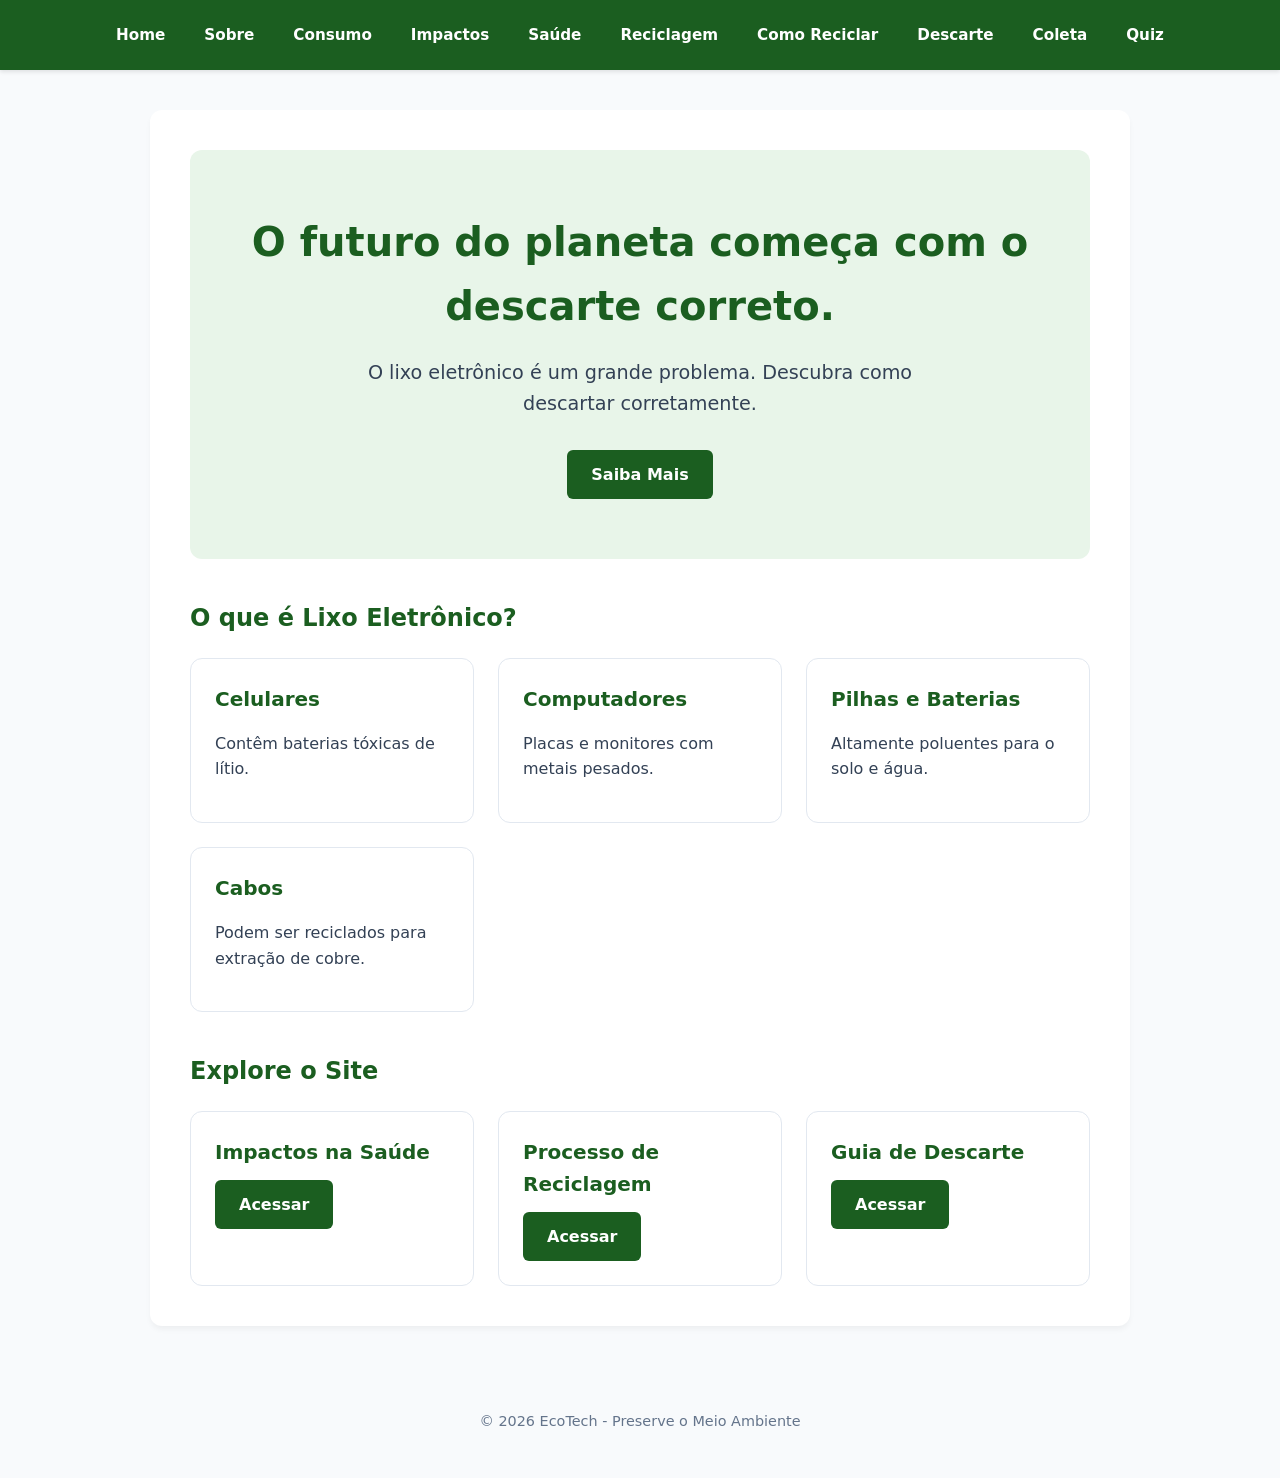
<file: index.html>
<!DOCTYPE html>
<html lang="pt-BR">
<head>
    <meta charset="UTF-8">
    <meta name="viewport" content="width=device-width, initial-scale=1.0">
    <title>EcoTech - Lixo Eletrônico</title>
    <link rel="stylesheet" href="style.css">
</head>
<body>
    <header>
        <nav class="main-nav">
            <a href="index.html">Home</a>
            <a href="about.html">Sobre</a>
            <a href="pagina-gh.html">Consumo</a>
            <a href="impactos.html">Impactos</a>
            <a href="impactos-saude.html">Saúde</a>
            <a href="pagina4.html">Reciclagem</a>
            <a href="reciclagem.html">Como Reciclar</a>
            <a href="aluno5-descarte.html">Descarte</a>
            <a href="coleta.html">Coleta</a>
            <a href="quiz.html">Quiz</a>
        </nav>
    </header>

    <main class="container">
        <section class="hero">
            <h1>O futuro do planeta começa com o descarte correto.</h1>
            <p>O lixo eletrônico é um grande problema. Descubra como descartar corretamente.</p>
            <a href="about.html" class="btn">Saiba Mais</a>
        </section>

        <h2>O que é Lixo Eletrônico?</h2>
        <div class="grid">
            <div class="card">
                <h3>Celulares</h3>
                <p>Contêm baterias tóxicas de lítio.</p>
            </div>
            <div class="card">
                <h3>Computadores</h3>
                <p>Placas e monitores com metais pesados.</p>
            </div>
            <div class="card">
                <h3>Pilhas e Baterias</h3>
                <p>Altamente poluentes para o solo e água.</p>
            </div>
            <div class="card">
                <h3>Cabos</h3>
                <p>Podem ser reciclados para extração de cobre.</p>
            </div>
        </div>

        <h2 style="margin-top: 40px;">Explore o Site</h2>
        <div class="grid">
            <div class="card">
                <h3>Impactos na Saúde</h3>
                <a href="impactos-saude.html" class="btn">Acessar</a>
            </div>
            <div class="card">
                <h3>Processo de Reciclagem</h3>
                <a href="pagina4.html" class="btn">Acessar</a>
            </div>
            <div class="card">
                <h3>Guia de Descarte</h3>
                <a href="aluno5-descarte.html" class="btn">Acessar</a>
            </div>
        </div>
    </main>

    <footer>
        <p>&copy; 2026 EcoTech - Preserve o Meio Ambiente</p>
    </footer>
</body>
</html>
</file>
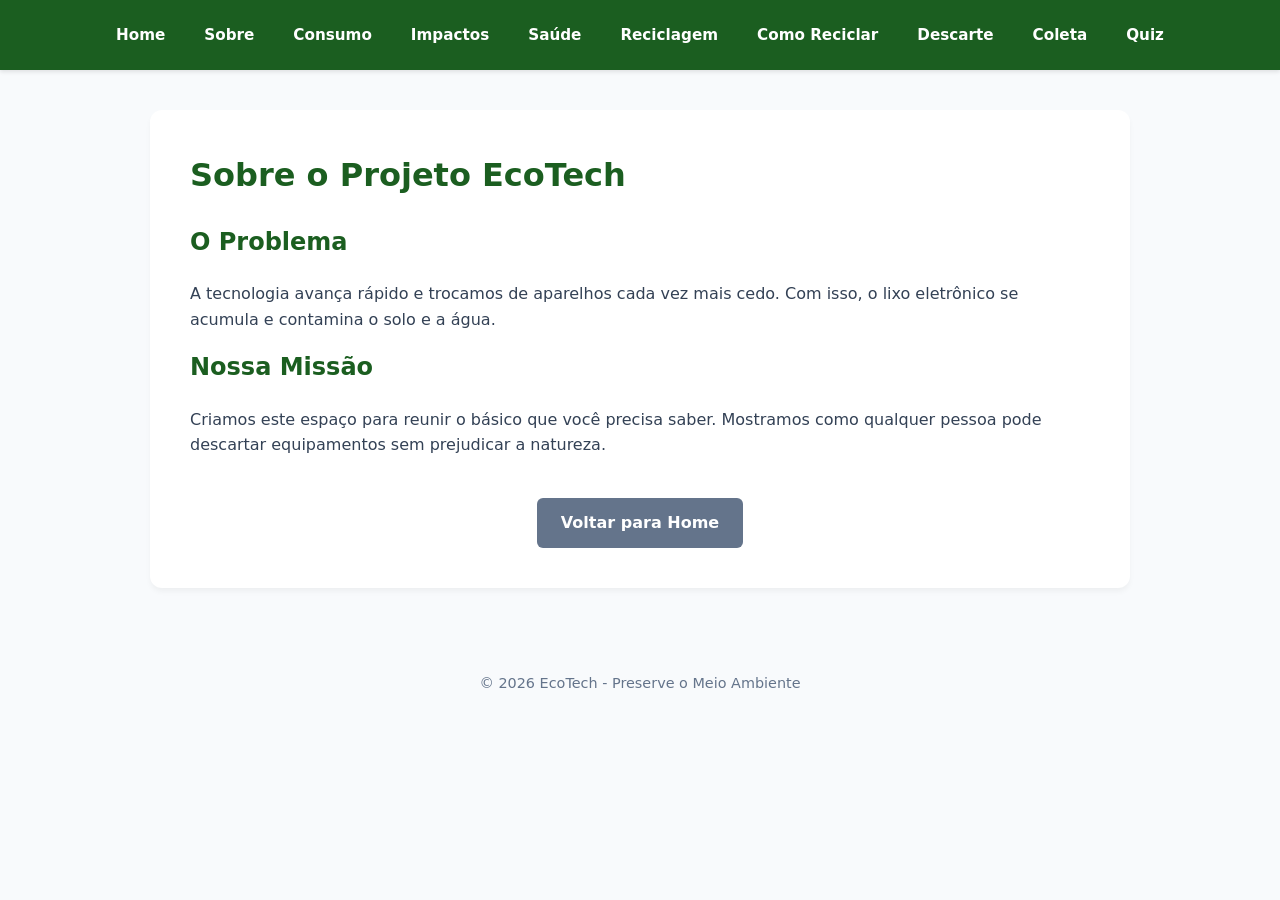
<file: about.html>
<!DOCTYPE html>
<html lang="pt-BR">
<head>
    <meta charset="UTF-8">
    <meta name="viewport" content="width=device-width, initial-scale=1.0">
    <title>Sobre - EcoTech</title>
    <link rel="stylesheet" href="style.css">
</head>
<body>
    <header>
        <nav class="main-nav">
            <a href="index.html">Home</a>
            <a href="about.html">Sobre</a>
            <a href="pagina-gh.html">Consumo</a>
            <a href="impactos.html">Impactos</a>
            <a href="impactos-saude.html">Saúde</a>
            <a href="pagina4.html">Reciclagem</a>
            <a href="reciclagem.html">Como Reciclar</a>
            <a href="aluno5-descarte.html">Descarte</a>
            <a href="coleta.html">Coleta</a>
            <a href="quiz.html">Quiz</a>
        </nav>
    </header>

    <main class="container">
        <h1>Sobre o Projeto EcoTech</h1>
        
        <h2>O Problema</h2>
        <p>A tecnologia avança rápido e trocamos de aparelhos cada vez mais cedo. Com isso, o lixo eletrônico se acumula e contamina o solo e a água.</p>
        
        <h2>Nossa Missão</h2>
        <p>Criamos este espaço para reunir o básico que você precisa saber. Mostramos como qualquer pessoa pode descartar equipamentos sem prejudicar a natureza.</p>

        <div class="center-action">
            <a href="index.html" class="btn btn-secondary">Voltar para Home</a>
        </div>
    </main>

    <footer>
        <p>&copy; 2026 EcoTech - Preserve o Meio Ambiente</p>
    </footer>
</body>
</html>
</file>
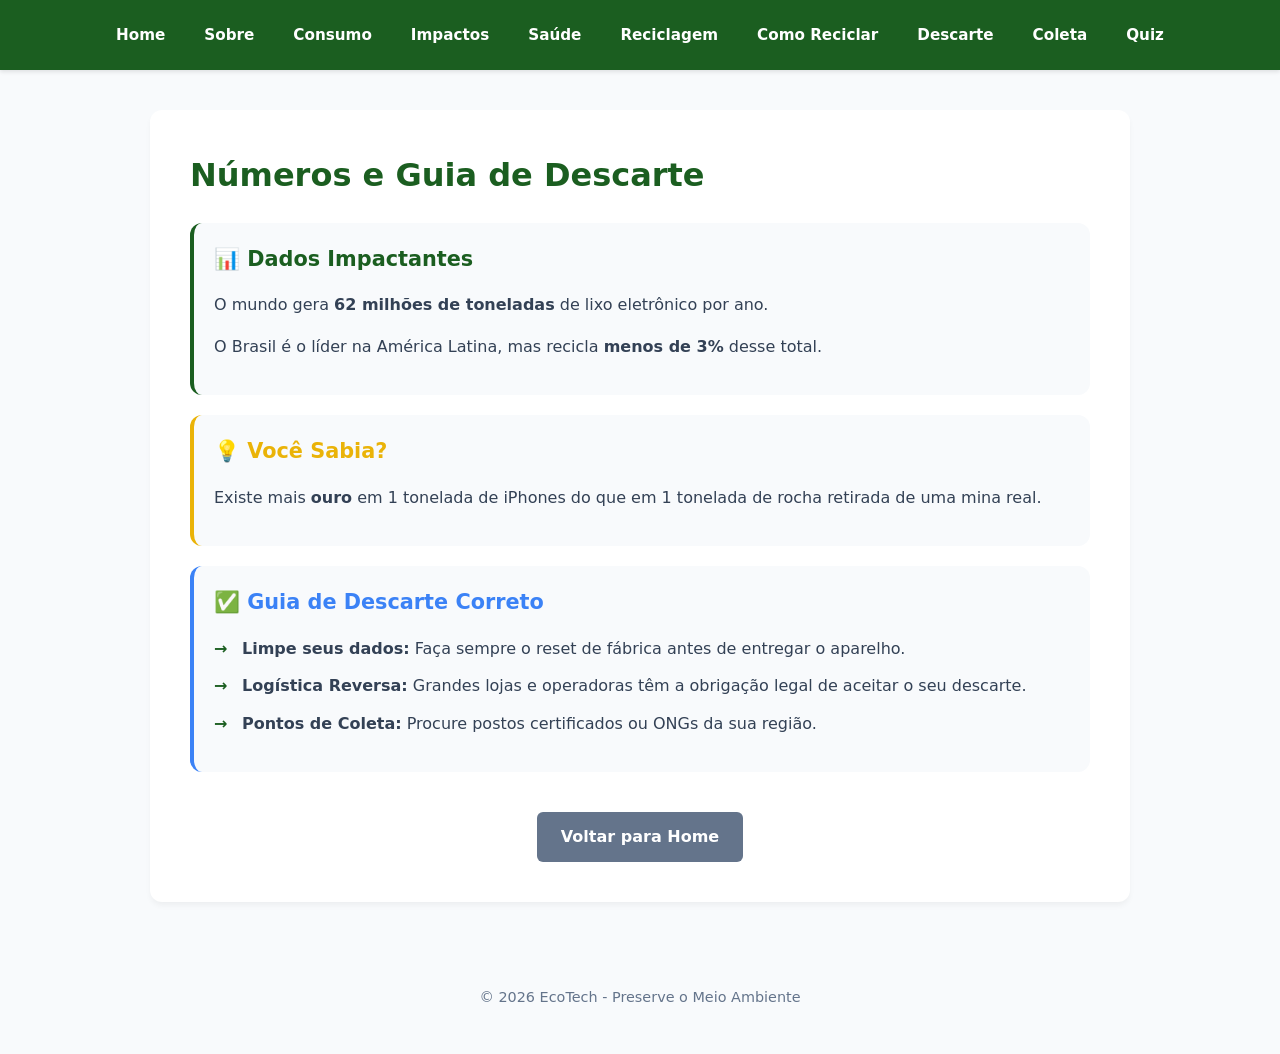
<file: aluno5-descarte.html>
<!DOCTYPE html>
<html lang="pt-BR">
<head>
    <meta charset="UTF-8">
    <meta name="viewport" content="width=device-width, initial-scale=1.0">
    <title>Guia de Descarte - EcoTech</title>
    <link rel="stylesheet" href="style.css">
</head>
<body>
    <header>
        <nav class="main-nav">
            <a href="index.html">Home</a>
            <a href="about.html">Sobre</a>
            <a href="pagina-gh.html">Consumo</a>
            <a href="impactos.html">Impactos</a>
            <a href="impactos-saude.html">Saúde</a>
            <a href="pagina4.html">Reciclagem</a>
            <a href="reciclagem.html">Como Reciclar</a>
            <a href="aluno5-descarte.html">Descarte</a>
            <a href="coleta.html">Coleta</a>
            <a href="quiz.html">Quiz</a>
        </nav>
    </header>

    <main class="container">
        <h1>Números e Guia de Descarte</h1>
        
        <div class="interactive-card">
            <h2>📊 Dados Impactantes</h2>
            <div class="content">
                <p>O mundo gera <strong>62 milhões de toneladas</strong> de lixo eletrônico por ano.</p>
                <p>O Brasil é o líder na América Latina, mas recicla <strong>menos de 3%</strong> desse total.</p>
            </div>
        </div>

        <div class="interactive-card" style="border-left-color: #eab308;">
            <h2 style="color: #eab308;">💡 Você Sabia?</h2>
            <div class="content">
                <p>Existe mais <strong>ouro</strong> em 1 tonelada de iPhones do que em 1 tonelada de rocha retirada de uma mina real.</p>
            </div>
        </div>

        <div class="interactive-card" style="border-left-color: #3b82f6;">
            <h2 style="color: #3b82f6;">✅ Guia de Descarte Correto</h2>
            <div class="content">
                <ul class="styled-list">
                    <li><strong>Limpe seus dados:</strong> Faça sempre o reset de fábrica antes de entregar o aparelho.</li>
                    <li><strong>Logística Reversa:</strong> Grandes lojas e operadoras têm a obrigação legal de aceitar o seu descarte.</li>
                    <li><strong>Pontos de Coleta:</strong> Procure postos certificados ou ONGs da sua região.</li>
                </ul>
            </div>
        </div>

        <div class="center-action">
            <a href="index.html" class="btn btn-secondary">Voltar para Home</a>
        </div>
    </main>

    <footer>
        <p>&copy; 2026 EcoTech - Preserve o Meio Ambiente</p>
    </footer>
</body>
</html>
</file>
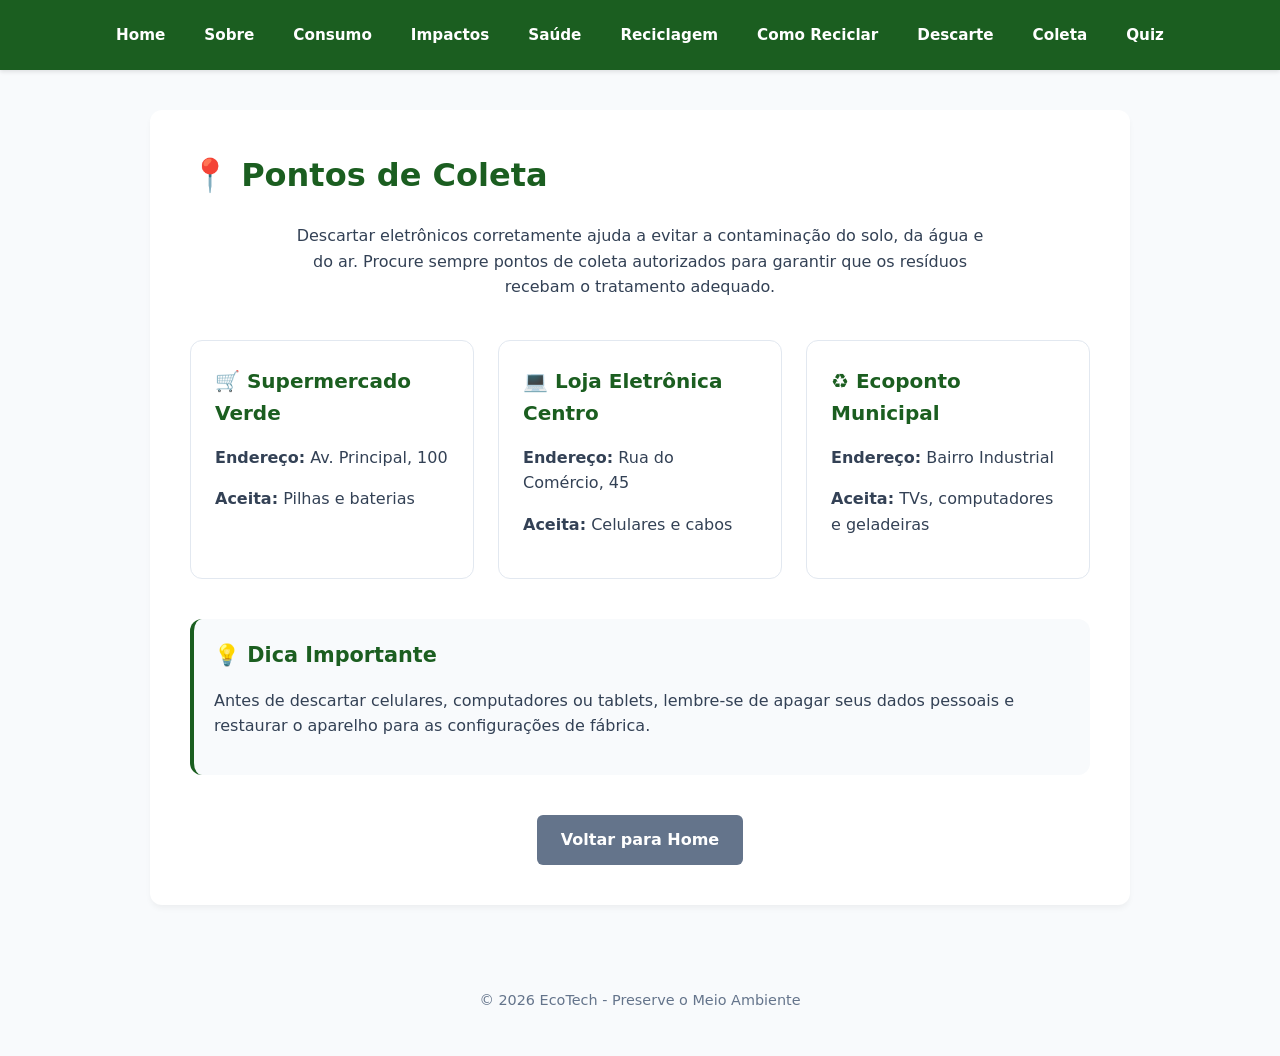
<file: coleta.html>
<!DOCTYPE html>
<html lang="pt-BR">
<head>
    <meta charset="UTF-8">
    <meta name="viewport" content="width=device-width, initial-scale=1.0">
    <title>Coleta - EcoTech</title>
    <link rel="stylesheet" href="style.css">
</head>
<body>

    <header>
        <nav class="main-nav">
            <a href="index.html">Home</a>
            <a href="about.html">Sobre</a>
            <a href="pagina-gh.html">Consumo</a>
            <a href="impactos.html">Impactos</a>
            <a href="impactos-saude.html">Saúde</a>
            <a href="pagina4.html">Reciclagem</a>
            <a href="reciclagem.html">Como Reciclar</a>
            <a href="aluno5-descarte.html">Descarte</a>
            <a href="coleta.html">Coleta</a>
            <a href="quiz.html">Quiz</a>
        </nav>
    </header>

    <main class="container">

        <h1>📍 Pontos de Coleta</h1>

        <p style="text-align: center; max-width: 700px; margin: auto; margin-bottom: 40px;">
            Descartar eletrônicos corretamente ajuda a evitar a contaminação do solo,
            da água e do ar. Procure sempre pontos de coleta autorizados para garantir
            que os resíduos recebam o tratamento adequado.
        </p>

        <div class="grid">

            <div class="card">
                <h3>🛒 Supermercado Verde</h3>
                <p><strong>Endereço:</strong> Av. Principal, 100</p>
                <p><strong>Aceita:</strong> Pilhas e baterias</p>
            </div>

            <div class="card">
                <h3>💻 Loja Eletrônica Centro</h3>
                <p><strong>Endereço:</strong> Rua do Comércio, 45</p>
                <p><strong>Aceita:</strong> Celulares e cabos</p>
            </div>

            <div class="card">
                <h3>♻️ Ecoponto Municipal</h3>
                <p><strong>Endereço:</strong> Bairro Industrial</p>
                <p><strong>Aceita:</strong> TVs, computadores e geladeiras</p>
            </div>

        </div>

        <div class="interactive-card" style="margin-top: 40px;">
            <h2>💡 Dica Importante</h2>

            <div class="content">
                <p>
                    Antes de descartar celulares, computadores ou tablets,
                    lembre-se de apagar seus dados pessoais e restaurar o aparelho
                    para as configurações de fábrica.
                </p>
            </div>
        </div>

        <div class="center-action">
            <a href="index.html" class="btn btn-secondary">
                Voltar para Home
            </a>
        </div>

    </main>

    <footer>
        <p>&copy; 2026 EcoTech - Preserve o Meio Ambiente</p>
    </footer>

</body>
</html>
</file>
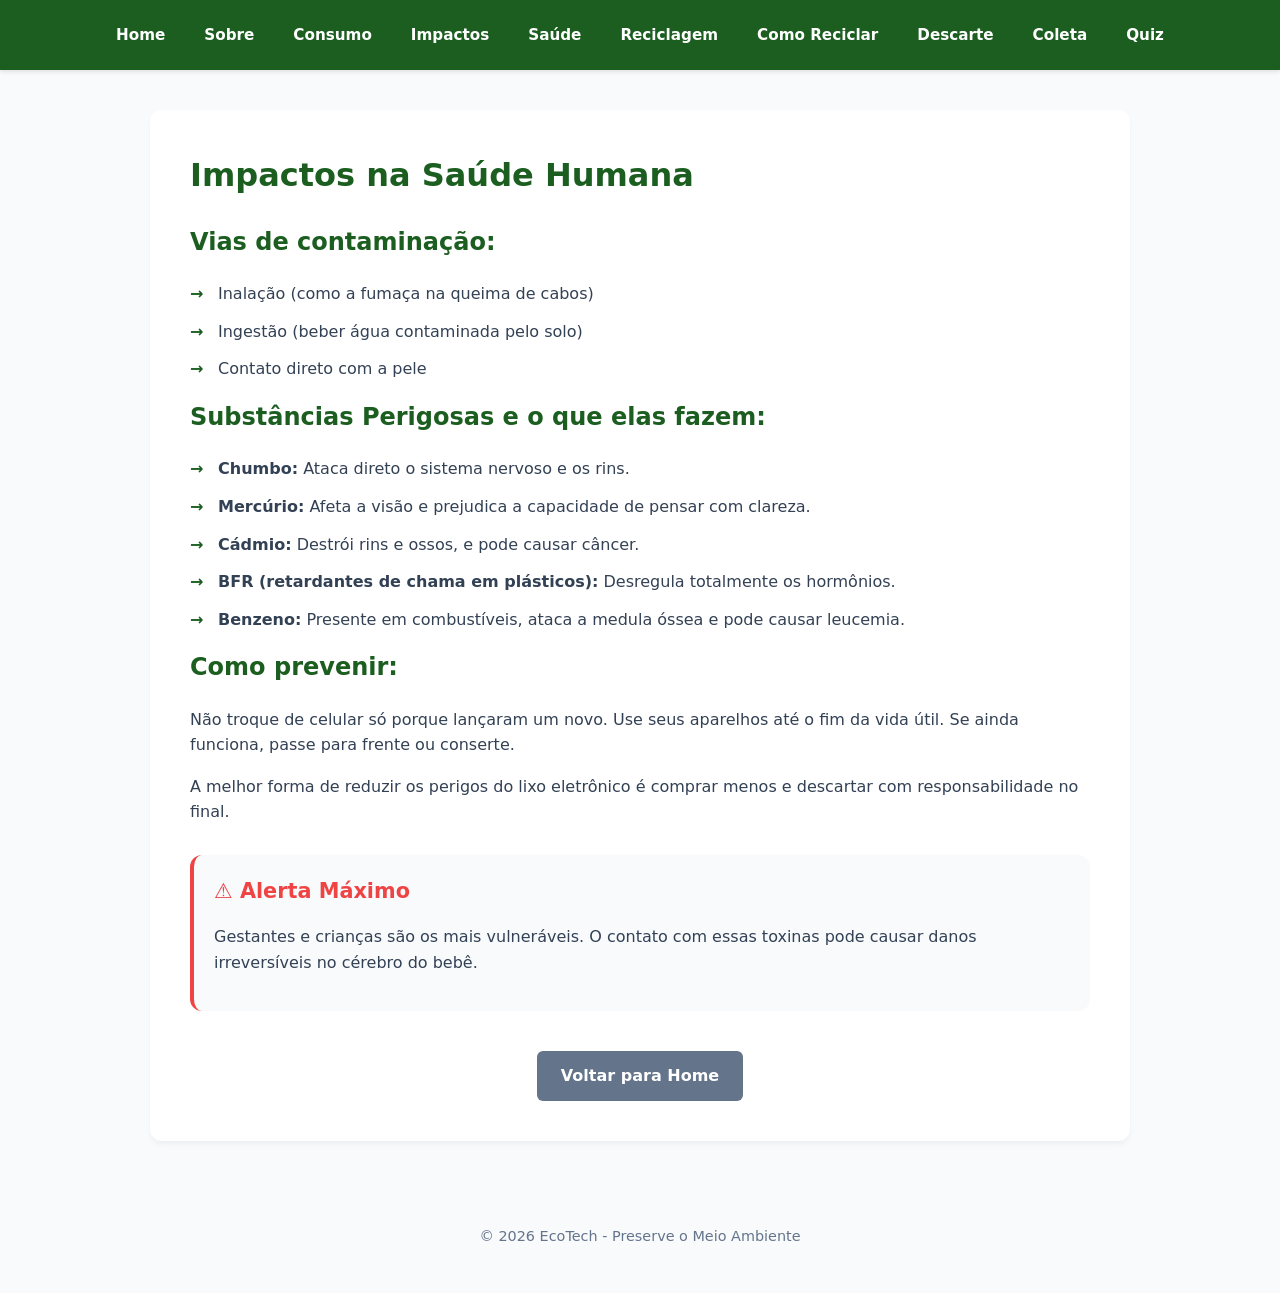
<file: impactos-saude.html>
<!DOCTYPE html>
<html lang="pt-BR">
<head>
    <meta charset="UTF-8">
    <meta name="viewport" content="width=device-width, initial-scale=1.0">
    <title>Impactos na Saúde Humana - EcoTech</title>
    <link rel="stylesheet" href="style.css">
</head>
<body>
    <header>
        <nav class="main-nav">
            <a href="index.html">Home</a>
            <a href="about.html">Sobre</a>
            <a href="pagina-gh.html">Consumo</a>
            <a href="impactos.html">Impactos</a>
            <a href="impactos-saude.html">Saúde</a>
            <a href="pagina4.html">Reciclagem</a>
            <a href="reciclagem.html">Como Reciclar</a>
            <a href="aluno5-descarte.html">Descarte</a>
            <a href="coleta.html">Coleta</a>
            <a href="quiz.html">Quiz</a>
        </nav>
    </header>

    <main class="container">
        <h1>Impactos na Saúde Humana</h1>

        <h2>Vias de contaminação:</h2>
        <ul class="styled-list">
            <li>Inalação (como a fumaça na queima de cabos)</li>
            <li>Ingestão (beber água contaminada pelo solo)</li>
            <li>Contato direto com a pele</li>
        </ul>

        <h2>Substâncias Perigosas e o que elas fazem:</h2>
        <ul class="styled-list">
            <li><strong>Chumbo:</strong> Ataca direto o sistema nervoso e os rins.</li>
            <li><strong>Mercúrio:</strong> Afeta a visão e prejudica a capacidade de pensar com clareza.</li>
            <li><strong>Cádmio:</strong> Destrói rins e ossos, e pode causar câncer.</li>
            <li><strong>BFR (retardantes de chama em plásticos):</strong> Desregula totalmente os hormônios.</li>
            <li><strong>Benzeno:</strong> Presente em combustíveis, ataca a medula óssea e pode causar leucemia.</li>
        </ul>

        <h2>Como prevenir:</h2>
        <p>Não troque de celular só porque lançaram um novo. Use seus aparelhos até o fim da vida útil. Se ainda funciona, passe para frente ou conserte.</p>
        <p>A melhor forma de reduzir os perigos do lixo eletrônico é comprar menos e descartar com responsabilidade no final.</p>

        <div class="interactive-card danger" style="margin-top: 30px;">
            <h2 class="danger-text">⚠️ Alerta Máximo</h2>
            <p>Gestantes e crianças são os mais vulneráveis. O contato com essas toxinas pode causar danos irreversíveis no cérebro do bebê.</p>
        </div>

        <div class="center-action">
            <a href="index.html" class="btn btn-secondary">Voltar para Home</a>
        </div>
    </main>

    <footer>
        <p>&copy; 2026 EcoTech - Preserve o Meio Ambiente</p>
    </footer>
</body>
</html>
</file>
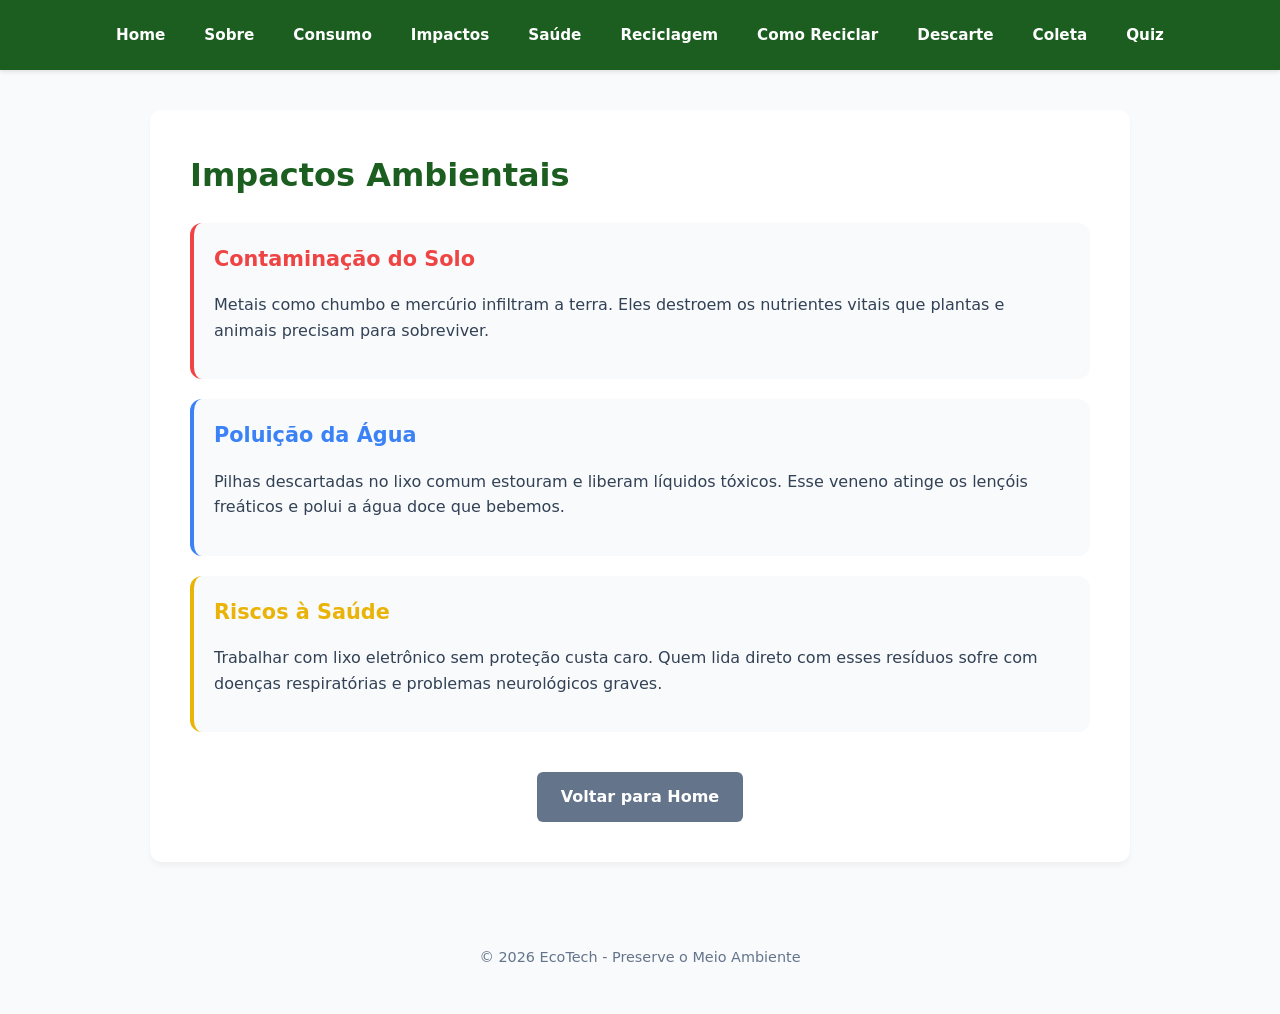
<file: impactos.html>
<!DOCTYPE html>
<html lang="pt-BR">
<head>
    <meta charset="UTF-8">
    <meta name="viewport" content="width=device-width, initial-scale=1.0">
    <title>Impactos Ambientais - EcoTech</title>
    <link rel="stylesheet" href="style.css">
</head>
<body>
    <header>
        <nav class="main-nav">
            <a href="index.html">Home</a>
            <a href="about.html">Sobre</a>
            <a href="pagina-gh.html">Consumo</a>
            <a href="impactos.html">Impactos</a>
            <a href="impactos-saude.html">Saúde</a>
            <a href="pagina4.html">Reciclagem</a>
            <a href="reciclagem.html">Como Reciclar</a>
            <a href="aluno5-descarte.html">Descarte</a>
            <a href="coleta.html">Coleta</a>
            <a href="quiz.html">Quiz</a>
        </nav>
    </header>

    <main class="container">
        <h1>Impactos Ambientais</h1>
        
        <div class="interactive-card danger">
            <h2 class="danger-text">Contaminação do Solo</h2>
            <p>Metais como chumbo e mercúrio infiltram a terra. Eles destroem os nutrientes vitais que plantas e animais precisam para sobreviver.</p>
        </div>

        <div class="interactive-card" style="border-left-color: #3b82f6;">
            <h2 style="color: #3b82f6;">Poluição da Água</h2>
            <p>Pilhas descartadas no lixo comum estouram e liberam líquidos tóxicos. Esse veneno atinge os lençóis freáticos e polui a água doce que bebemos.</p>
        </div>

        <div class="interactive-card" style="border-left-color: #eab308;">
            <h2 style="color: #eab308;">Riscos à Saúde</h2>
            <p>Trabalhar com lixo eletrônico sem proteção custa caro. Quem lida direto com esses resíduos sofre com doenças respiratórias e problemas neurológicos graves.</p>
        </div>

        <div class="center-action">
            <a href="index.html" class="btn btn-secondary">Voltar para Home</a>
        </div>
    </main>

    <footer>
        <p>&copy; 2026 EcoTech - Preserve o Meio Ambiente</p>
    </footer>
</body>
</html>
</file>
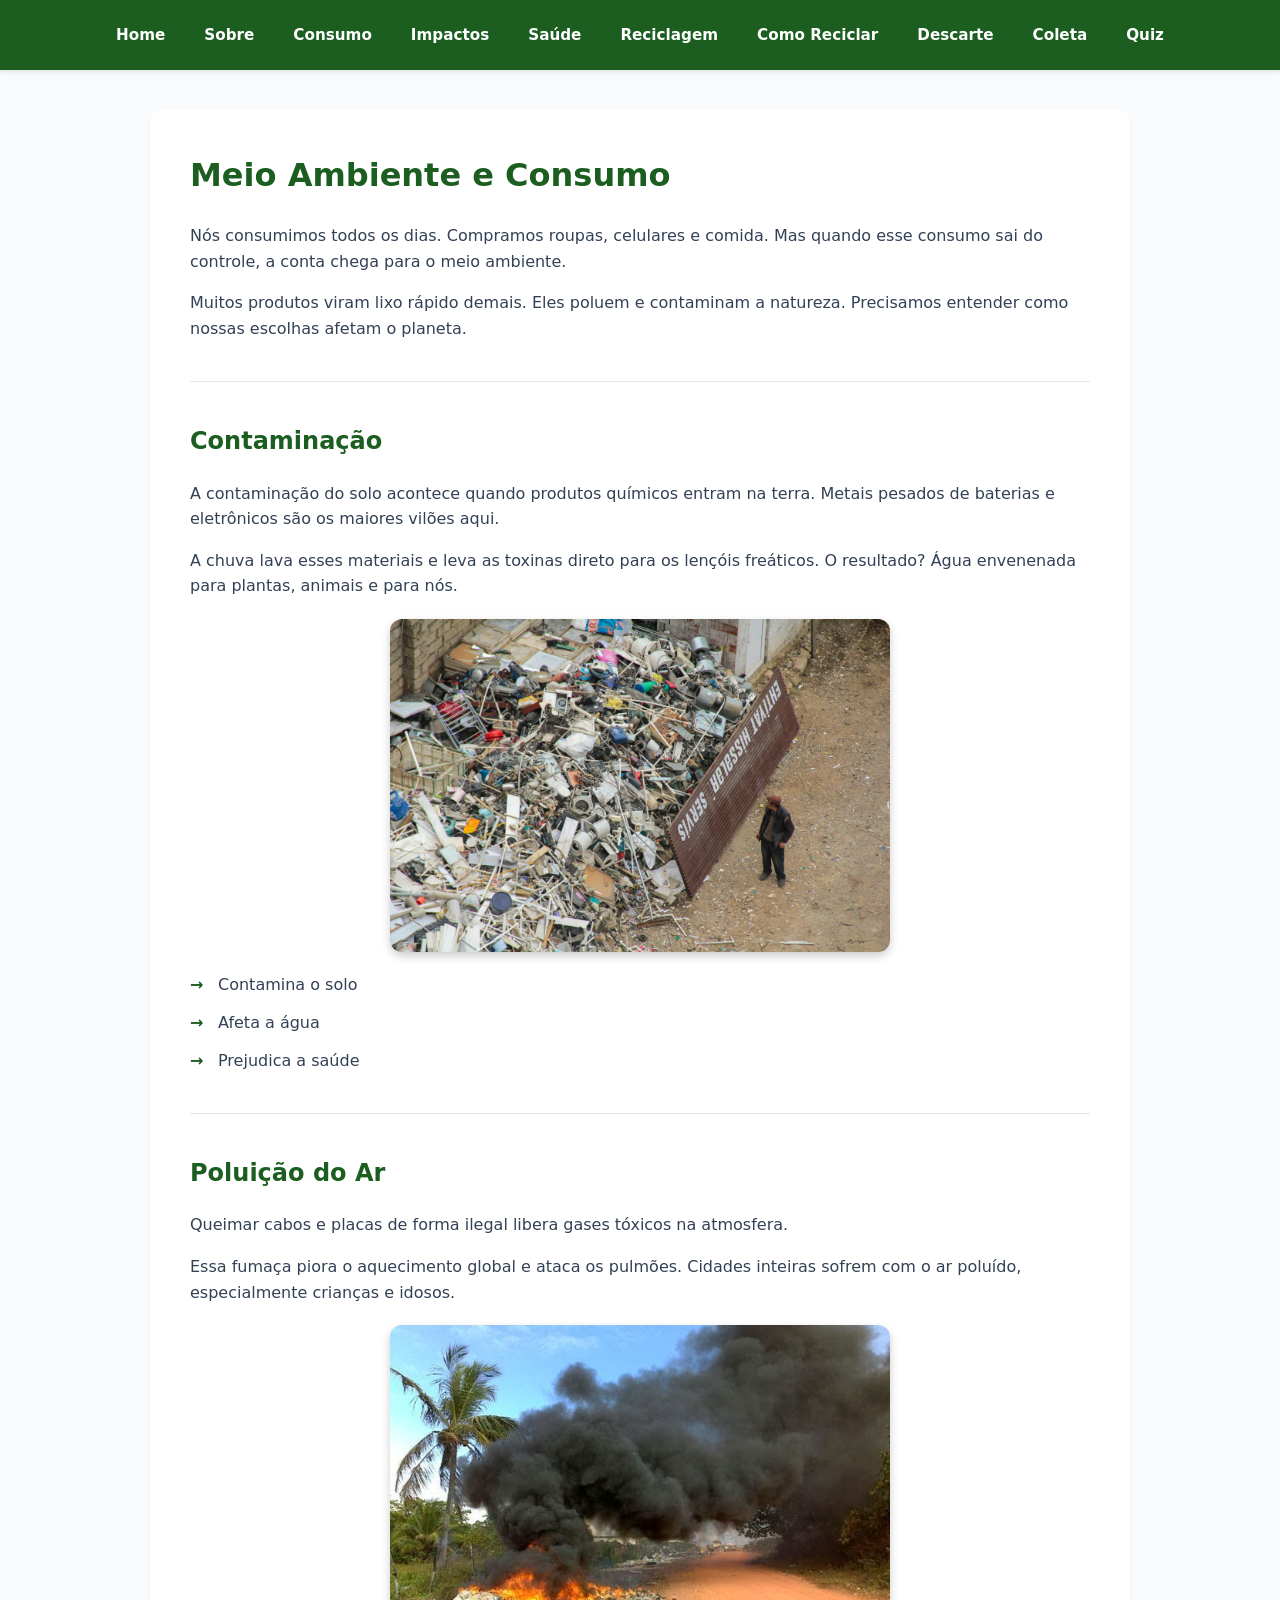
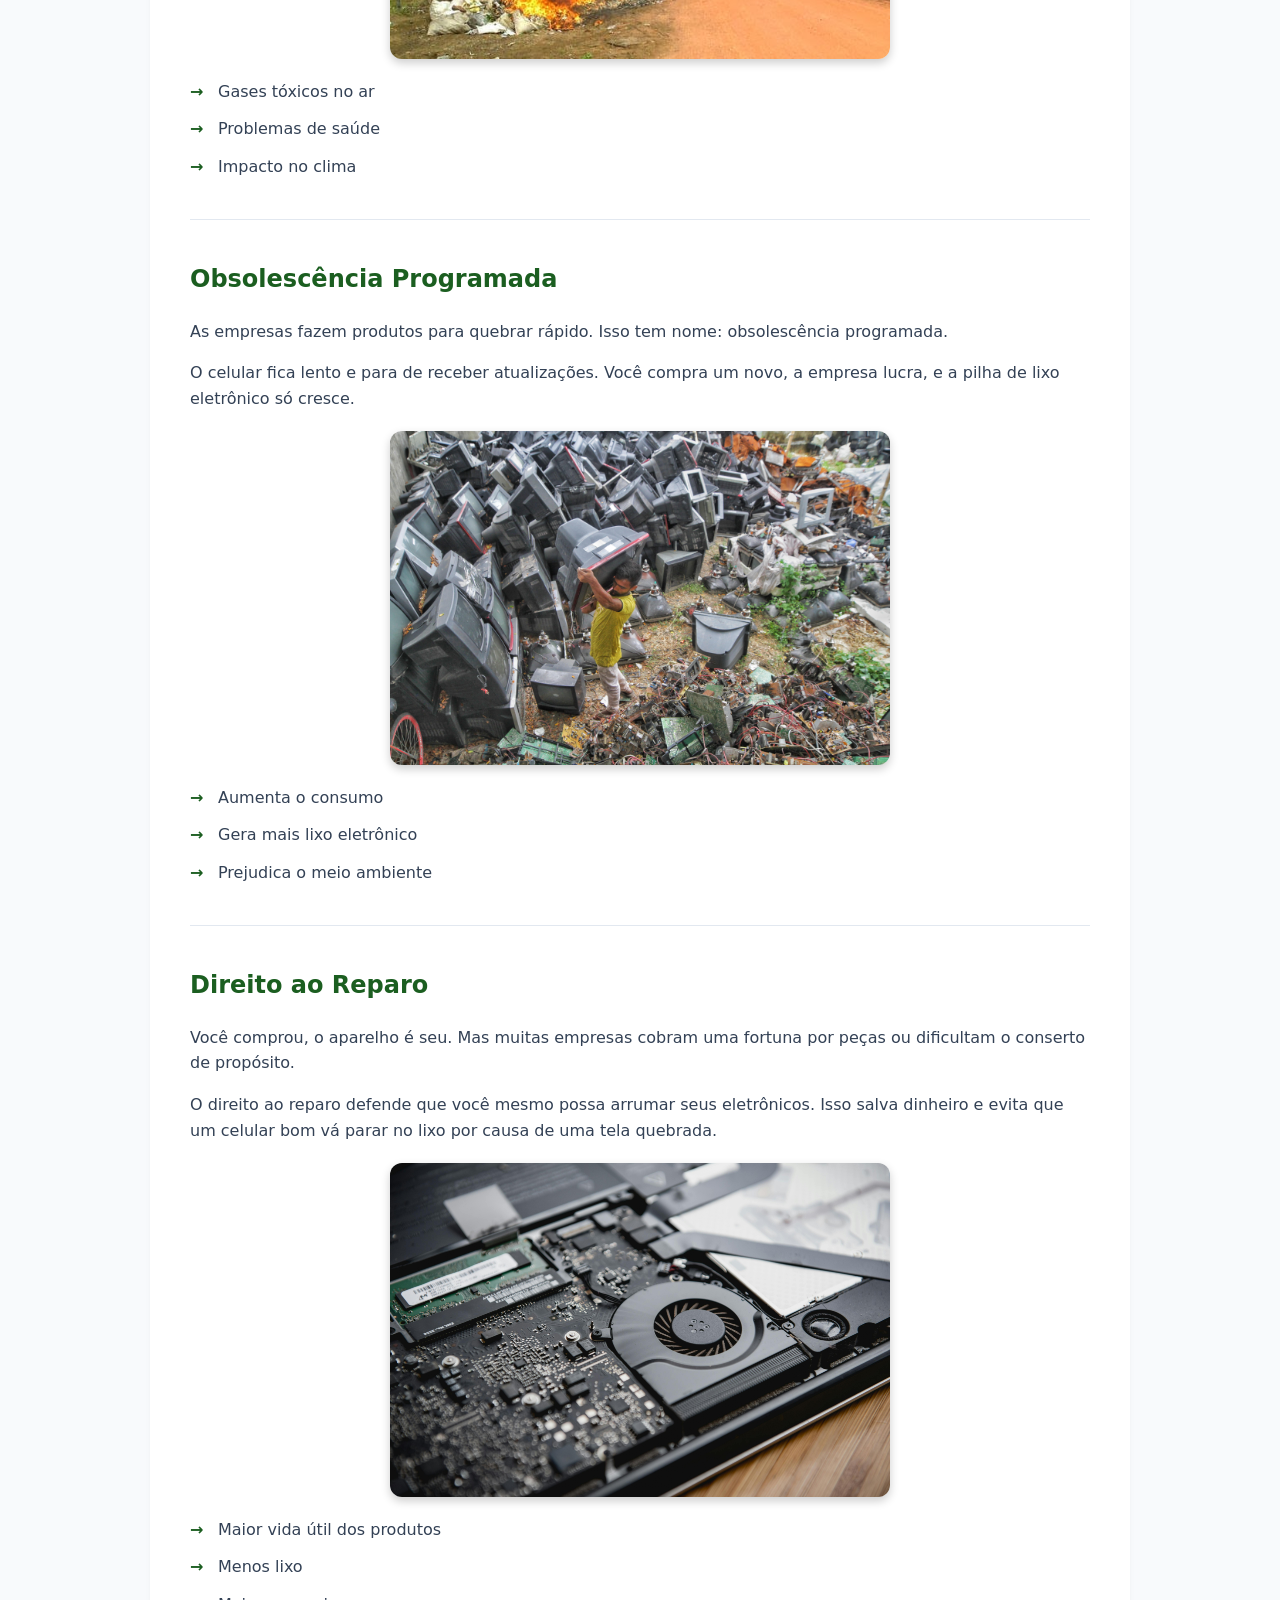
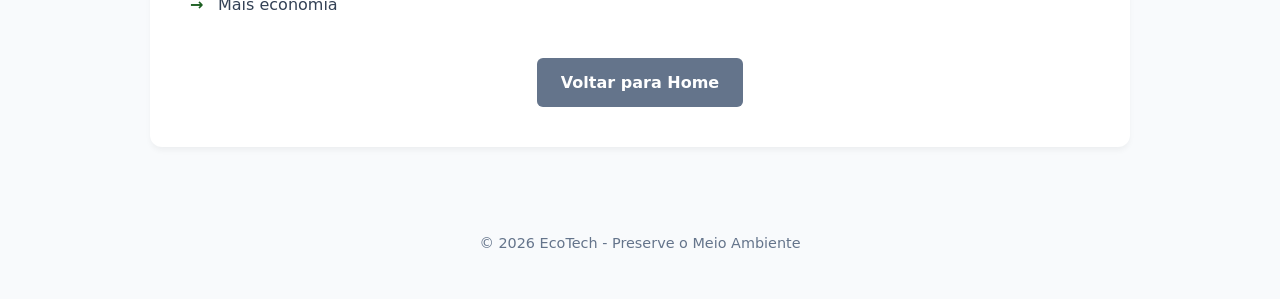
<file: pagina-gh.html>
<!DOCTYPE html>
<html lang="pt-BR">
<head>
    <meta charset="UTF-8">
    <meta name="viewport" content="width=device-width, initial-scale=1.0">
    <title>Consumo - EcoTech</title>

    <link rel="stylesheet" href="style.css">

    <style>
        .section-image {
            width: 100%;
            max-width: 500px;
            height: auto;
            display: block;
            margin: 20px auto;
            border-radius: 12px;
            box-shadow: 0 4px 10px rgba(0,0,0,0.2);
        }

        hr {
            border: 0;
            border-top: 1px solid var(--border-color);
            margin: 40px 0;
        }
    </style>
</head>

<body>

    <header>
        <nav class="main-nav">
            <a href="index.html">Home</a>
            <a href="about.html">Sobre</a>
            <a href="pagina-gh.html">Consumo</a>
            <a href="impactos.html">Impactos</a>
            <a href="impactos-saude.html">Saúde</a>
            <a href="pagina4.html">Reciclagem</a>
            <a href="reciclagem.html">Como Reciclar</a>
            <a href="aluno5-descarte.html">Descarte</a>
            <a href="coleta.html">Coleta</a>
            <a href="quiz.html">Quiz</a>
        </nav>
    </header>

    <main class="container">

        <h1>Meio Ambiente e Consumo</h1>

        <p>
            Nós consumimos todos os dias. Compramos roupas, celulares e comida.
            Mas quando esse consumo sai do controle, a conta chega para o meio ambiente.
        </p>

        <p>
            Muitos produtos viram lixo rápido demais.
            Eles poluem e contaminam a natureza.
            Precisamos entender como nossas escolhas afetam o planeta.
        </p>

        <hr>

        <h2>Contaminação</h2>

        <p>
            A contaminação do solo acontece quando produtos químicos entram na terra.
            Metais pesados de baterias e eletrônicos são os maiores vilões aqui.
        </p>

        <p>
            A chuva lava esses materiais e leva as toxinas direto para os lençóis freáticos.
            O resultado? Água envenenada para plantas, animais e para nós.
        </p>

        <img src="contaminacao.jpg" alt="Contaminação ambiental" class="section-image">

        <ul class="styled-list">
            <li>Contamina o solo</li>
            <li>Afeta a água</li>
            <li>Prejudica a saúde</li>
        </ul>

        <hr>

        <h2>Poluição do Ar</h2>

        <p>
            Queimar cabos e placas de forma ilegal libera gases tóxicos na atmosfera.
        </p>

        <p>
            Essa fumaça piora o aquecimento global e ataca os pulmões.
            Cidades inteiras sofrem com o ar poluído, especialmente crianças e idosos.
        </p>

        <img src="poluicao.ar.jfif" alt="Poluição do ar" class="section-image">

        <ul class="styled-list">
            <li>Gases tóxicos no ar</li>
            <li>Problemas de saúde</li>
            <li>Impacto no clima</li>
        </ul>

        <hr>

        <h2>Obsolescência Programada</h2>

        <p>
            As empresas fazem produtos para quebrar rápido.
            Isso tem nome: obsolescência programada.
        </p>

        <p>
            O celular fica lento e para de receber atualizações.
            Você compra um novo, a empresa lucra,
            e a pilha de lixo eletrônico só cresce.
        </p>

        <img src="obsolescencia.jpg" alt="Obsolescência programada" class="section-image">

        <ul class="styled-list">
            <li>Aumenta o consumo</li>
            <li>Gera mais lixo eletrônico</li>
            <li>Prejudica o meio ambiente</li>
        </ul>

        <hr>

        <h2>Direito ao Reparo</h2>

        <p>
            Você comprou, o aparelho é seu.
            Mas muitas empresas cobram uma fortuna por peças
            ou dificultam o conserto de propósito.
        </p>

        <p>
            O direito ao reparo defende que você mesmo possa arrumar seus eletrônicos.
            Isso salva dinheiro e evita que um celular bom vá parar no lixo
            por causa de uma tela quebrada.
        </p>

        <img src="reparo.jpg" alt="Direito ao reparo" class="section-image">

        <ul class="styled-list">
            <li>Maior vida útil dos produtos</li>
            <li>Menos lixo</li>
            <li>Mais economia</li>
        </ul>

        <div class="center-action">
            <a href="index.html" class="btn btn-secondary">Voltar para Home</a>
        </div>

    </main>

    <footer>
        <p>&copy; 2026 EcoTech - Preserve o Meio Ambiente</p>
    </footer>

</body>
</html>
</file>
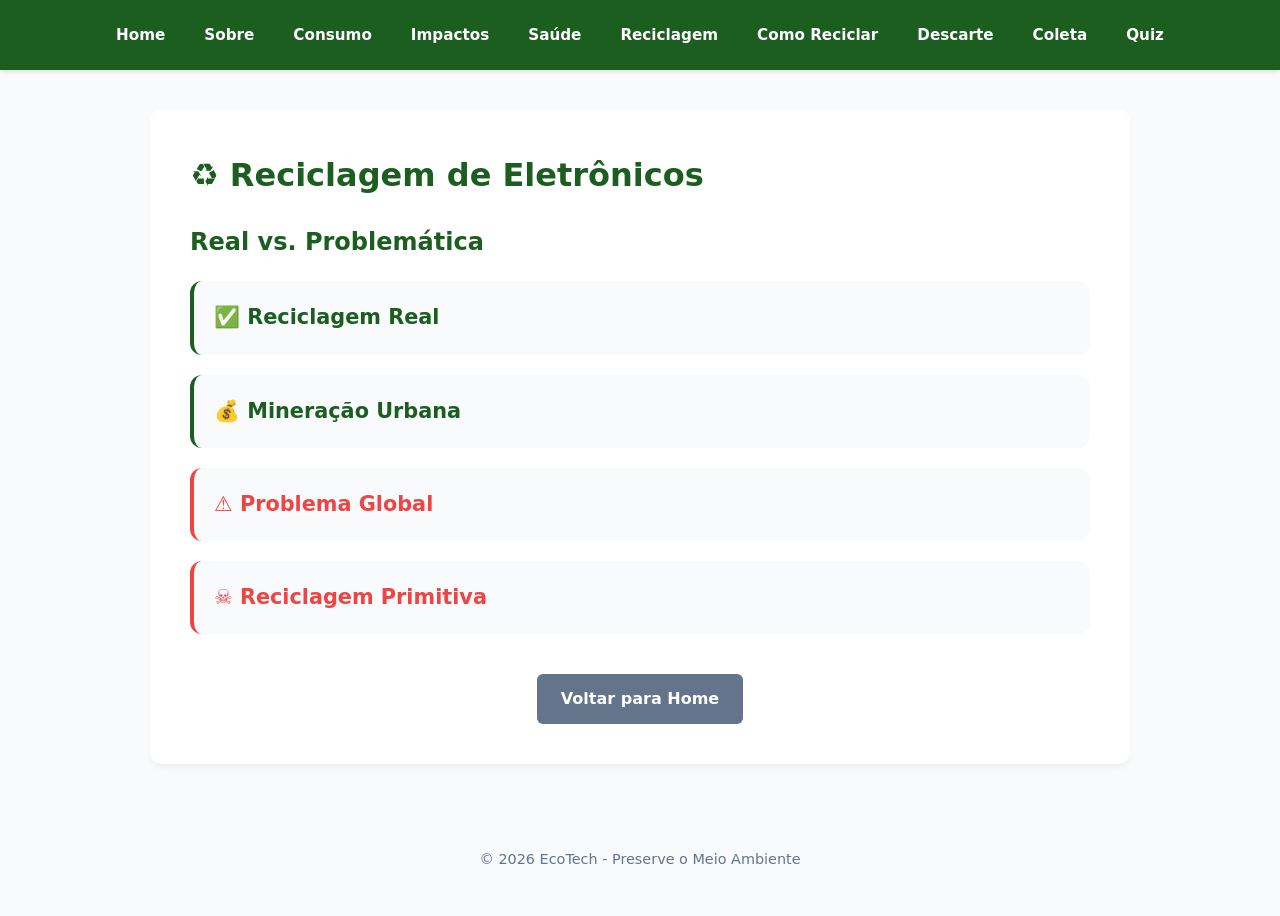
<file: pagina4.html>
<!DOCTYPE html>
<html lang="pt-BR">
<head>
    <meta charset="UTF-8">
    <meta name="viewport" content="width=device-width, initial-scale=1.0">
    <title>Processo de Reciclagem - EcoTech</title>
    <link rel="stylesheet" href="style.css">
</head>
<body>
    <header>
        <nav class="main-nav">
            <a href="index.html">Home</a>
            <a href="about.html">Sobre</a>
            <a href="pagina-gh.html">Consumo</a>
            <a href="impactos.html">Impactos</a>
            <a href="impactos-saude.html">Saúde</a>
            <a href="pagina4.html">Reciclagem</a>
            <a href="reciclagem.html">Como Reciclar</a>
            <a href="aluno5-descarte.html">Descarte</a>
            <a href="coleta.html">Coleta</a>
            <a href="quiz.html">Quiz</a>
        </nav>
    </header>

    <main class="container">
        <h1>♻️ Reciclagem de Eletrônicos</h1>
        <h2>Real vs. Problemática</h2>

        <!-- CARD 1 -->
        <div class="interactive-card">
            <h2 onclick="toggle('real')">✅ Reciclagem Real</h2>
            <div id="real" class="content" hidden>
                <p>Processo industrial seguro, feito em ambientes controlados para evitar contaminação ambiental e proteger trabalhadores.</p>
                <button class="toggle-btn" onclick="subToggle('real1')">Etapas</button>
                <button class="toggle-btn" onclick="subToggle('real2')">Tecnologia</button>

                <div id="real1" hidden>
                    <ul class="styled-list">
                        <li>Desmontagem manual de peças perigosas</li>
                        <li>Trituração mecânica dos equipamentos</li>
                        <li>Separação por sensores magnéticos e ópticos</li>
                        <li>Refino químico controlado</li>
                    </ul>
                </div>

                <div id="real2" hidden>
                    <p>Uso de máquinas avançadas que identificam materiais automaticamente, reduzindo o desperdício e aumentando a eficiência.</p>
                </div>
            </div>
        </div>

        <!-- CARD 2 -->
        <div class="interactive-card">
            <h2 onclick="toggle('urbana')">💰 Mineração Urbana</h2>
            <div id="urbana" class="content" hidden>
                <p>Recuperação de metais valiosos a partir do lixo eletrônico, transformando resíduos em recursos econômicos.</p>
                <button class="toggle-btn" onclick="subToggle('urbana1')">Metais</button>
                <button class="toggle-btn" onclick="subToggle('urbana2')">Importância</button>

                <div id="urbana1" hidden>
                    <ul class="styled-list">
                        <li>Ouro</li>
                        <li>Prata</li>
                        <li>Paládio</li>
                        <li>Cobre</li>
                    </ul>
                </div>

                <div id="urbana2" hidden>
                    <p>Placas de circuito possuem alta concentração de metais preciosos, muitas vezes superior à mineração tradicional.</p>
                </div>
            </div>
        </div>

        <!-- CARD 3 -->
        <div class="interactive-card danger">
            <h2 class="danger-text" onclick="toggle('problema')">⚠️ Problema Global</h2>
            <div id="problema" class="content" hidden>
                <p>Grande parte do lixo eletrônico é exportada ilegalmente para países em desenvolvimento.</p>
                <button class="toggle-btn" onclick="subToggle('prob1')">Como acontece</button>
                <button class="toggle-btn" onclick="subToggle('prob2')">Consequências</button>

                <div id="prob1" hidden>
                    <p>Equipamentos são enviados como "doação" ou "reuso", mas acabam descartados sem tratamento adequado.</p>
                </div>

                <div id="prob2" hidden>
                    <p>Gera poluição, exploração de trabalhadores e contaminação de comunidades inteiras.</p>
                </div>
            </div>
        </div>

        <!-- CARD 4 -->
        <div class="interactive-card danger">
            <h2 class="danger-text" onclick="toggle('primitiva')">☠️ Reciclagem Primitiva</h2>
            <div id="primitiva" class="content" hidden>
                <p>Forma informal e extremamente perigosa de extrair metais.</p>
                <button class="toggle-btn" onclick="subToggle('prim1')">Métodos</button>
                <button class="toggle-btn" onclick="subToggle('prim2')">Impactos</button>

                <div id="prim1" hidden>
                    <ul class="styled-list">
                        <li>Queima de cabos</li>
                        <li>Uso de ácidos</li>
                        <li>Desmontagem sem proteção</li>
                    </ul>
                </div>

                <div id="prim2" hidden>
                    <p>Provoca doenças respiratórias, intoxicação por metais pesados e contaminação do meio ambiente.</p>
                </div>
            </div>
        </div>

        <div class="center-action">
            <a href="index.html" class="btn btn-secondary">Voltar para Home</a>
        </div>
    </main>

    <footer>
        <p>&copy; 2026 EcoTech - Preserve o Meio Ambiente</p>
    </footer>

    <script>
    function toggle(id) {
        let el = document.getElementById(id);
        el.hidden = !el.hidden;
    }

    function subToggle(id) {
        let el = document.getElementById(id);
        el.hidden = !el.hidden;
    }
    </script>
</body>
</html>
</file>
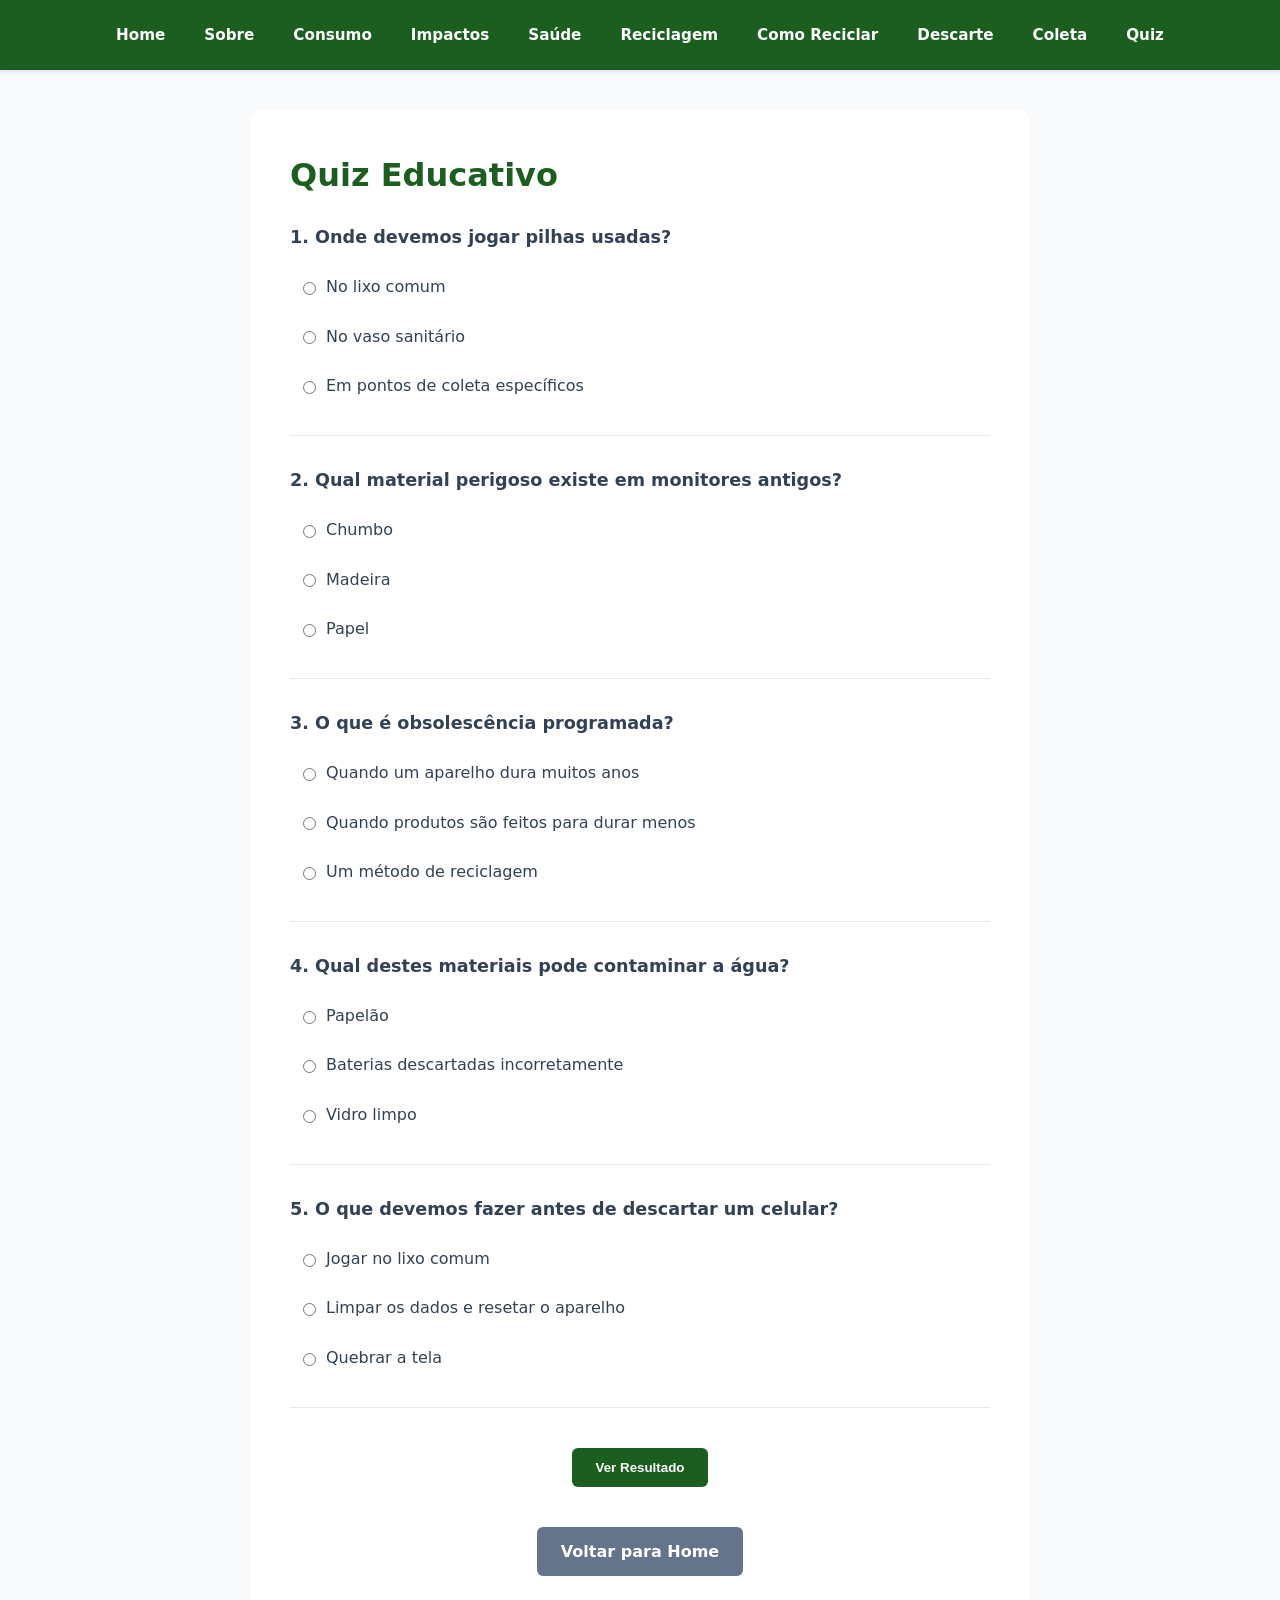
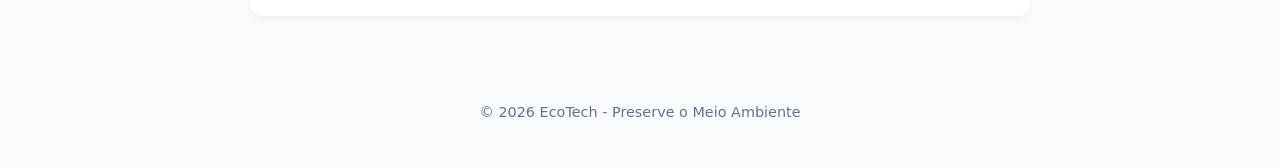
<file: quiz.html>
<!DOCTYPE html>
<html lang="pt-BR">
<head>
    <meta charset="UTF-8">
    <meta name="viewport" content="width=device-width, initial-scale=1.0">
    <title>Quiz - EcoTech</title>

    <link rel="stylesheet" href="style.css">

    <style>
        .resultado {
            margin-top: 25px;
            padding: 20px;
            border-radius: 10px;
            background: #f1f5f9;
            font-weight: bold;
            text-align: center;
            display: none;
        }

        .correta {
            color: #16a34a;
        }

        .errada {
            color: #dc2626;
        }
    </style>
</head>

<body>

    <header>
        <nav class="main-nav">
            <a href="index.html">Home</a>
            <a href="about.html">Sobre</a>
            <a href="pagina-gh.html">Consumo</a>
            <a href="impactos.html">Impactos</a>
            <a href="impactos-saude.html">Saúde</a>
            <a href="pagina4.html">Reciclagem</a>
            <a href="reciclagem.html">Como Reciclar</a>
            <a href="aluno5-descarte.html">Descarte</a>
            <a href="coleta.html">Coleta</a>
            <a href="quiz.html">Quiz</a>
        </nav>
    </header>

    <main class="container" style="max-width: 700px;">

        <h1>Quiz Educativo</h1>

        <form id="quizForm">

            <!-- Pergunta 1 -->
            <div class="quiz-question">
                <p>1. Onde devemos jogar pilhas usadas?</p>

                <label>
                    <input type="radio" name="q1" value="0">
                    No lixo comum
                </label>

                <label>
                    <input type="radio" name="q1" value="0">
                    No vaso sanitário
                </label>

                <label>
                    <input type="radio" name="q1" value="1">
                    Em pontos de coleta específicos
                </label>
            </div>

            <!-- Pergunta 2 -->
            <div class="quiz-question">
                <p>2. Qual material perigoso existe em monitores antigos?</p>

                <label>
                    <input type="radio" name="q2" value="1">
                    Chumbo
                </label>

                <label>
                    <input type="radio" name="q2" value="0">
                    Madeira
                </label>

                <label>
                    <input type="radio" name="q2" value="0">
                    Papel
                </label>
            </div>

            <!-- Pergunta 3 -->
            <div class="quiz-question">
                <p>3. O que é obsolescência programada?</p>

                <label>
                    <input type="radio" name="q3" value="0">
                    Quando um aparelho dura muitos anos
                </label>

                <label>
                    <input type="radio" name="q3" value="1">
                    Quando produtos são feitos para durar menos
                </label>

                <label>
                    <input type="radio" name="q3" value="0">
                    Um método de reciclagem
                </label>
            </div>

            <!-- Pergunta 4 -->
            <div class="quiz-question">
                <p>4. Qual destes materiais pode contaminar a água?</p>

                <label>
                    <input type="radio" name="q4" value="0">
                    Papelão
                </label>

                <label>
                    <input type="radio" name="q4" value="1">
                    Baterias descartadas incorretamente
                </label>

                <label>
                    <input type="radio" name="q4" value="0">
                    Vidro limpo
                </label>
            </div>

            <!-- Pergunta 5 -->
            <div class="quiz-question">
                <p>5. O que devemos fazer antes de descartar um celular?</p>

                <label>
                    <input type="radio" name="q5" value="0">
                    Jogar no lixo comum
                </label>

                <label>
                    <input type="radio" name="q5" value="1">
                    Limpar os dados e resetar o aparelho
                </label>

                <label>
                    <input type="radio" name="q5" value="0">
                    Quebrar a tela
                </label>
            </div>

            <div class="center-action">
                <button type="button" class="btn" onclick="corrigirQuiz()">
                    Ver Resultado
                </button>
            </div>

        </form>

        <div id="resultado" class="resultado"></div>

        <div class="center-action">
            <a href="index.html" class="btn btn-secondary">
                Voltar para Home
            </a>
        </div>

    </main>

    <footer>
        <p>&copy; 2026 EcoTech - Preserve o Meio Ambiente</p>
    </footer>

    <script>
        function corrigirQuiz() {

            let total = 0;

            const respostas = document.querySelectorAll('input[type="radio"]:checked');

            respostas.forEach((resposta) => {
                total += Number(resposta.value);
            });

            const resultado = document.getElementById("resultado");

            resultado.style.display = "block";

            if (total === 5) {
                resultado.innerHTML =
                    "<span class='correta'>🏆 Parabéns! Você acertou tudo! (" + total + "/5)</span>";
            }

            else if (total >= 3) {
                resultado.innerHTML =
                    "<span class='correta'>✅ Muito bom! Você acertou " + total + " de 5 perguntas.</span>";
            }

            else {
                resultado.innerHTML =
                    "<span class='errada'>❌ Você acertou apenas " + total + " de 5. Tente novamente!</span>";
            }
        }
    </script>

</body>
</html>
</file>
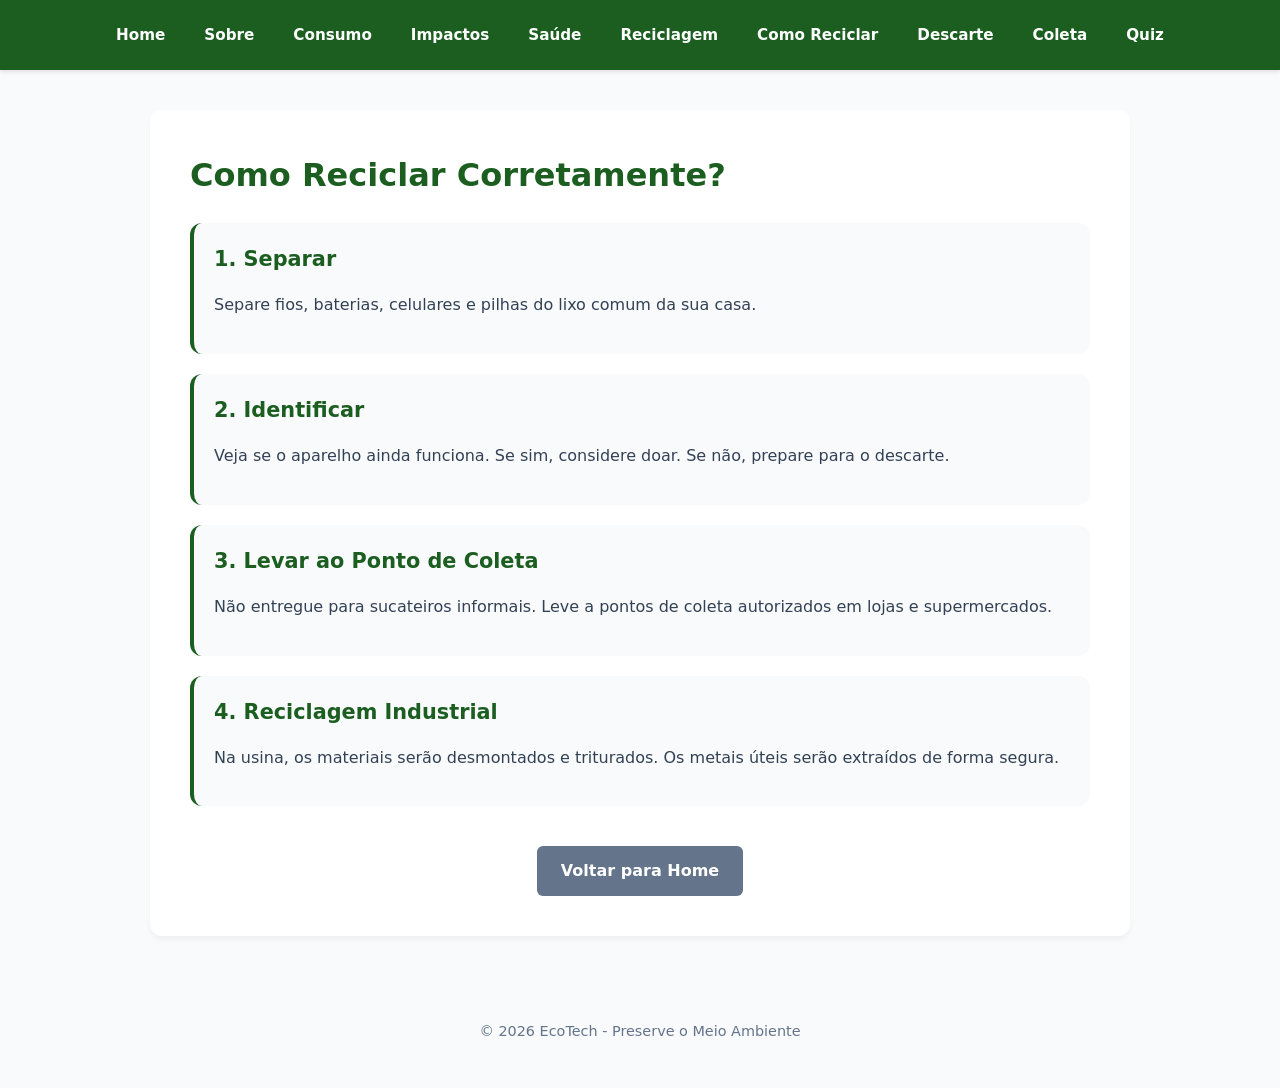
<file: reciclagem.html>
<!DOCTYPE html>
<html lang="pt-BR">
<head>
    <meta charset="UTF-8">
    <meta name="viewport" content="width=device-width, initial-scale=1.0">
    <title>Como Reciclar - EcoTech</title>
    <link rel="stylesheet" href="style.css">
</head>
<body>
    <header>
        <nav class="main-nav">
            <a href="index.html">Home</a>
            <a href="about.html">Sobre</a>
            <a href="pagina-gh.html">Consumo</a>
            <a href="impactos.html">Impactos</a>
            <a href="impactos-saude.html">Saúde</a>
            <a href="pagina4.html">Reciclagem</a>
            <a href="reciclagem.html">Como Reciclar</a>
            <a href="aluno5-descarte.html">Descarte</a>
            <a href="coleta.html">Coleta</a>
            <a href="quiz.html">Quiz</a>
        </nav>
    </header>

    <main class="container">
        <h1>Como Reciclar Corretamente?</h1>
        
        <div class="interactive-card">
            <h2>1. Separar</h2>
            <div class="content">
                <p>Separe fios, baterias, celulares e pilhas do lixo comum da sua casa.</p>
            </div>
        </div>

        <div class="interactive-card">
            <h2>2. Identificar</h2>
            <div class="content">
                <p>Veja se o aparelho ainda funciona. Se sim, considere doar. Se não, prepare para o descarte.</p>
            </div>
        </div>

        <div class="interactive-card">
            <h2>3. Levar ao Ponto de Coleta</h2>
            <div class="content">
                <p>Não entregue para sucateiros informais. Leve a pontos de coleta autorizados em lojas e supermercados.</p>
            </div>
        </div>

        <div class="interactive-card">
            <h2>4. Reciclagem Industrial</h2>
            <div class="content">
                <p>Na usina, os materiais serão desmontados e triturados. Os metais úteis serão extraídos de forma segura.</p>
            </div>
        </div>

        <div class="center-action">
            <a href="index.html" class="btn btn-secondary">Voltar para Home</a>
        </div>
    </main>

    <footer>
        <p>&copy; 2026 EcoTech - Preserve o Meio Ambiente</p>
    </footer>
</body>
</html>
</file>
<file: style.css>
/* EcoTech Global Styles */
:root {
    --primary-color: #1b5e20;
    --primary-light: #4c8c4a;
    --primary-dark: #003300;
    --bg-color: #f8fafc;
    --text-main: #334155;
    --text-muted: #64748b;
    --white: #ffffff;
    --border-color: #e2e8f0;
    --accent: #22c55e;
    --danger: #ef4444;
}

body {
    font-family: 'Inter', system-ui, -apple-system, sans-serif;
    background-color: var(--bg-color);
    color: var(--text-main);
    margin: 0;
    padding: 0;
    line-height: 1.6;
}

h1, h2, h3, h4 {
    color: var(--primary-color);
    margin-top: 0;
}

a {
    color: var(--primary-color);
    text-decoration: none;
    transition: color 0.2s ease;
}

a:hover {
    color: var(--primary-light);
}

/* Layout */
.container {
    max-width: 900px;
    margin: 40px auto;
    padding: 40px;
    background: var(--white);
    border-radius: 12px;
    box-shadow: 0 4px 6px -1px rgba(0, 0, 0, 0.05);
}

/* Header & Nav */
header {
    background-color: var(--primary-color);
    padding: 15px 20px;
    box-shadow: 0 2px 4px rgba(0, 0, 0, 0.1);
    position: sticky;
    top: 0;
    z-index: 100;
}

.main-nav {
    display: flex;
    flex-wrap: wrap;
    justify-content: center;
    gap: 15px;
    max-width: 1200px;
    margin: 0 auto;
}

.main-nav a {
    color: var(--white);
    font-weight: 600;
    padding: 8px 12px;
    border-radius: 6px;
    font-size: 0.95rem;
}

.main-nav a:hover {
    background-color: rgba(255, 255, 255, 0.1);
    color: var(--white);
}

/* Buttons */
.btn {
    display: inline-block;
    background-color: var(--primary-color);
    color: var(--white);
    padding: 12px 24px;
    border-radius: 6px;
    font-weight: 600;
    text-align: center;
    cursor: pointer;
    border: none;
    transition: background-color 0.2s ease, transform 0.1s ease;
}

.btn:hover {
    background-color: var(--primary-light);
    color: var(--white);
    transform: translateY(-1px);
}

.btn-secondary {
    background-color: var(--text-muted);
}

.btn-secondary:hover {
    background-color: var(--text-main);
}

.center-action {
    text-align: center;
    margin-top: 40px;
}

/* Hero Section */
.hero {
    background-color: #e8f5e9;
    padding: 60px 20px;
    text-align: center;
    border-radius: 12px;
    margin-bottom: 40px;
}

.hero h1 {
    font-size: 2.5rem;
    margin-bottom: 20px;
}

.hero p {
    font-size: 1.2rem;
    color: var(--text-main);
    max-width: 600px;
    margin: 0 auto 30px;
}

/* Cards & Grids */
.grid {
    display: grid;
    grid-template-columns: repeat(auto-fit, minmax(250px, 1fr));
    gap: 24px;
    margin-top: 20px;
}

.card {
    background-color: var(--white);
    padding: 24px;
    border-radius: 12px;
    border: 1px solid var(--border-color);
    transition: transform 0.2s ease, box-shadow 0.2s ease;
}

.card:hover {
    transform: translateY(-4px);
    box-shadow: 0 10px 15px -3px rgba(0, 0, 0, 0.05);
}

.card h3 {
    font-size: 1.25rem;
    margin-bottom: 12px;
}

/* Interactive Cards (Pagina4) */
.interactive-card {
    background: #f8fafc;
    padding: 20px;
    border-radius: 12px;
    margin-top: 20px;
    border-left: 4px solid var(--primary-color);
}

.interactive-card.danger {
    border-left-color: var(--danger);
}

.interactive-card h2 {
    cursor: pointer;
    display: flex;
    align-items: center;
    gap: 10px;
    font-size: 1.3rem;
    margin: 0;
    user-select: none;
}

.interactive-card h2.danger-text {
    color: var(--danger);
}

.interactive-card .content {
    margin-top: 15px;
}

.toggle-btn {
    background: var(--border-color);
    color: var(--text-main);
    border: none;
    padding: 8px 16px;
    border-radius: 4px;
    margin-right: 10px;
    margin-bottom: 15px;
    cursor: pointer;
    font-weight: 600;
}

.toggle-btn:hover {
    background: #cbd5e1;
}

/* Map Box */
.map-box {
    background-color: #e2e8f0;
    height: 300px;
    display: flex;
    align-items: center;
    justify-content: center;
    border-radius: 12px;
    margin-bottom: 30px;
    color: var(--text-muted);
    font-weight: 600;
}

/* Forms */
.form-group {
    margin-bottom: 20px;
}

label {
    display: block;
    margin-bottom: 8px;
    font-weight: 600;
    color: var(--text-main);
}

input[type="text"],
input[type="email"],
textarea {
    width: 100%;
    padding: 12px;
    border: 1px solid var(--border-color);
    border-radius: 6px;
    box-sizing: border-box;
    font-family: inherit;
    font-size: 1rem;
    transition: border-color 0.2s;
}

input:focus, textarea:focus {
    outline: none;
    border-color: var(--primary-color);
}

/* Quiz */
.quiz-question {
    margin-bottom: 30px;
    padding-bottom: 20px;
    border-bottom: 1px solid var(--border-color);
}

.quiz-question p {
    font-weight: 600;
    font-size: 1.1rem;
    margin-bottom: 15px;
}

.quiz-question label {
    display: flex;
    align-items: center;
    font-weight: 400;
    cursor: pointer;
    padding: 8px;
    border-radius: 6px;
}

.quiz-question label:hover {
    background-color: #f1f5f9;
}

.quiz-question input {
    margin-right: 10px;
}

/* Lists */
ul.styled-list {
    list-style: none;
    padding: 0;
}

ul.styled-list li {
    margin-bottom: 12px;
    padding-left: 28px;
    position: relative;
}

ul.styled-list li::before {
    content: "→";
    position: absolute;
    left: 0;
    color: var(--primary-color);
    font-weight: bold;
}

/* Footer */
footer {
    text-align: center;
    padding: 30px 20px;
    color: var(--text-muted);
    font-size: 0.9rem;
    margin-top: 40px;
}
</file>
